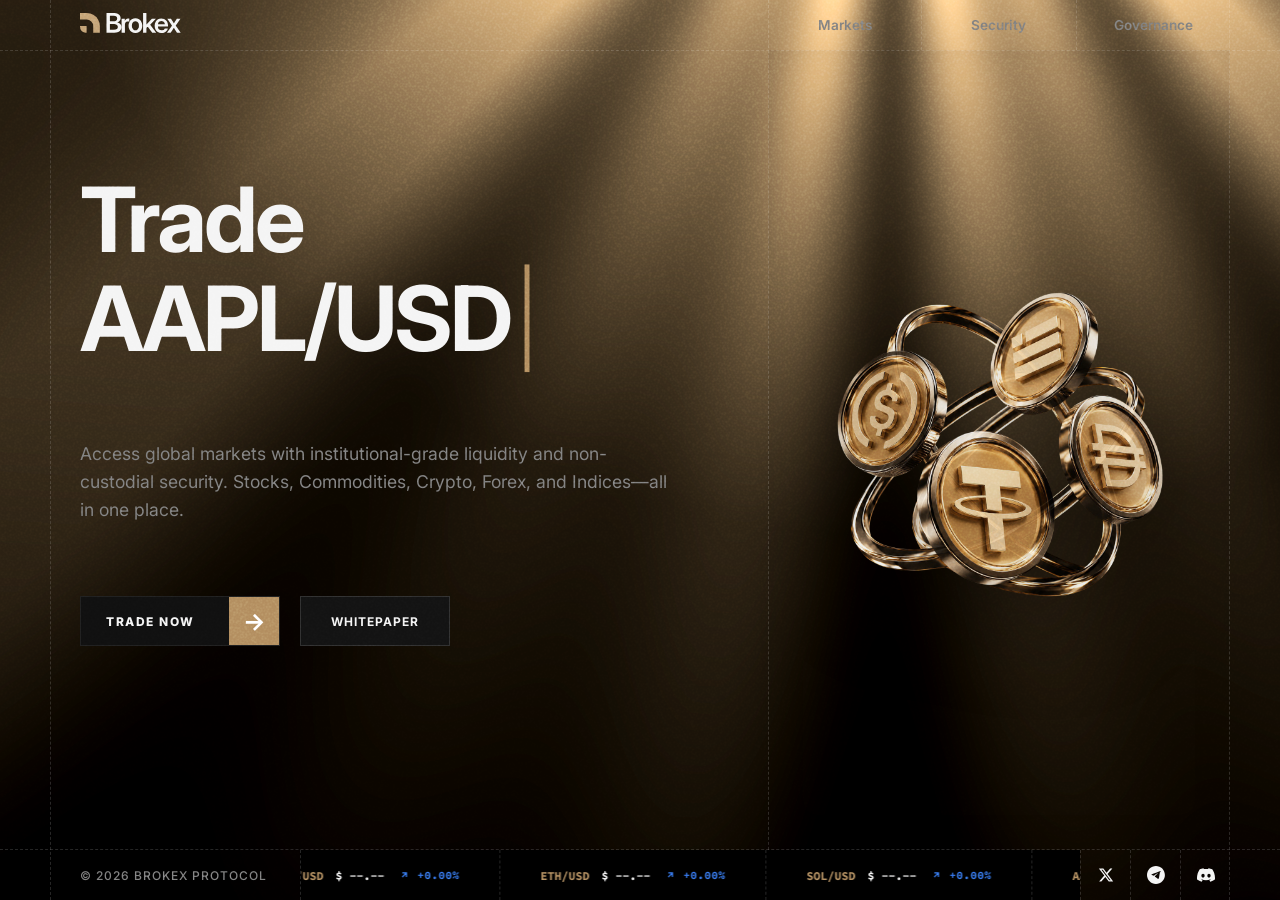
<file: index.html>
<!DOCTYPE html>
<html lang="en" data-theme="dark" data-always-dark="true">

<head>
    <meta charset="UTF-8">
    <meta name="viewport" content="width=device-width, initial-scale=1.0">
    <title>BROKEX | Decentralized Web3 CFD Broker (Shader BG)</title>
    <link rel="stylesheet" href="style.css">
    <link rel="preconnect" href="https://fonts.googleapis.com">
    <link rel="preconnect" href="https://fonts.gstatic.com" crossorigin>
    <link
        href="https://fonts.googleapis.com/css2?family=Inter:wght@400;600;700&family=Source+Code+Pro:wght@600;700&display=swap"
        rel="stylesheet">
    <link
        href="https://fonts.googleapis.com/css2?family=Inter:wght@400;600;700&family=Source+Code+Pro:wght@600;700&display=swap"
        rel="stylesheet">
        
    <!-- Isolated Styles for WebGL Shader Canvas Background -->
    <style>
        html {
            background-color: #060606; /* Solid deep charcoal base behind the canvas */
        }

        #bg-canvas {
            position: fixed;
            top: 0;
            left: 0;
            width: 100vw;
            height: 100vh;
            z-index: -1;
            pointer-events: none;
            display: block;
            filter: brightness(1.15) contrast(1.2); /* Boosts visibility and contrast of the golden rays */
        }

        /* Make primary containers transparent so the shader is visible */
        body, 
        .desktop-view, 
        .mobile-view, 
        .app-container, 
        .mobile-container {
            background: transparent !important;
            background-color: transparent !important;
        }
    </style>
</head>

<body>
    <!-- DESKTOP VIEW -->
    <div class="desktop-view">
        <div class="app-container">
            <!-- Grid Lines -->
            <div class="grid-line horizontal top"></div>
            <div class="grid-line horizontal bottom"></div>
            <div class="grid-line vertical left"></div>
            <div class="grid-line vertical right"></div>
            <div class="grid-line vertical divider"></div>
            <div class="logo-grid">
                <a href="index.html" class="logo-link">
                    <div class="logo">
                        <svg id="Layer_1" data-name="Layer 1" xmlns="http://www.w3.org/2000/svg"
                            viewBox="0 0 410.74 81.56">
                            <defs>
                                <style>
                                    .cls-1 {
                                        fill: #c8a97e;
                                        fill-rule: evenodd;
                                    }

                                    .logo-text {
                                        fill: #111111;
                                    }
                                </style>
                            </defs>
                            <path class="logo-text"
                                d="M108,80.27V0h31.07A36.19,36.19,0,0,1,153.48,2.6a20.53,20.53,0,0,1,9.08,7.29,19.17,19.17,0,0,1,3.12,11A18.38,18.38,0,0,1,164,29a15.93,15.93,0,0,1-4.81,5.86,22.43,22.43,0,0,1-7.41,3.59v.09a20.78,20.78,0,0,1,8.64,2.93,17.15,17.15,0,0,1,6.1,6.43,19.8,19.8,0,0,1,2.26,9.78,21.63,21.63,0,0,1-3.21,11.84,21.06,21.06,0,0,1-9.51,7.93q-6.31,2.84-15.63,2.83ZM122,68.7h16.89q7.29,0,11.29-3a10,10,0,0,0,4-8.55,11.44,11.44,0,0,0-1.76-6.41,11.24,11.24,0,0,0-5.1-4.16,19.72,19.72,0,0,0-8.07-1.47H122ZM122,34h16.36a16.41,16.41,0,0,0,7-1.36,10.29,10.29,0,0,0,4.51-3.88,11.06,11.06,0,0,0,1.56-6A10.25,10.25,0,0,0,148,14.61q-3.48-3-9.62-3H122ZM169.6,80.27V23.38h13.11v9.45h.18a14.4,14.4,0,0,1,4.91-7.44,14.29,14.29,0,0,1,8.88-2.56c.91,0,1.73,0,2.49.07s1.39.1,1.93.13V35.11c-.5-.07-1.36-.16-2.58-.26s-2.5-.16-3.84-.16a11.77,11.77,0,0,0-5.81,1.47,10.29,10.29,0,0,0-4.14,4.45,16.25,16.25,0,0,0-1.5,7.45V80.27ZM226,81.56a28.28,28.28,0,0,1-14.69-3.74,26,26,0,0,1-9.86-10.42,32.72,32.72,0,0,1-3.51-15.5,33,33,0,0,1,3.51-15.57,26,26,0,0,1,9.86-10.47,30.54,30.54,0,0,1,29.4,0,26,26,0,0,1,9.81,10.47A32.87,32.87,0,0,1,254,51.9a32.61,32.61,0,0,1-3.53,15.5,26,26,0,0,1-9.81,10.42A28.3,28.3,0,0,1,226,81.56Zm0-11.35A13,13,0,0,0,233.53,68a14.36,14.36,0,0,0,5-6.33,24.88,24.88,0,0,0,1.74-9.76,25,25,0,0,0-1.74-9.84,14.57,14.57,0,0,0-5-6.36A12.77,12.77,0,0,0,226,33.46a12.93,12.93,0,0,0-7.56,2.22,14.25,14.25,0,0,0-5,6.36,24.93,24.93,0,0,0-1.77,9.86,24.65,24.65,0,0,0,1.77,9.78,14.12,14.12,0,0,0,5,6.31A13.05,13.05,0,0,0,226,70.21Zm43.68-7.7V46.44H271L293.1,23.38h16.35l-26.4,28.06h-2.72L269.64,62.51ZM257.21,80.27V0h13.63V80.27Zm37.4,0L274.9,54.45,284,45l26.81,35.3Zm37.64,1.29a27.8,27.8,0,0,1-14.77-3.81,25.39,25.39,0,0,1-9.61-10.54,33.46,33.46,0,0,1-3.38-15.31A33.15,33.15,0,0,1,308,36.47a26.53,26.53,0,0,1,9.62-10.55,26,26,0,0,1,14.1-3.83,27.87,27.87,0,0,1,11.16,2.16,24.39,24.39,0,0,1,8.62,6.08A27.86,27.86,0,0,1,357,39.71a35.69,35.69,0,0,1,1.93,12v3.69H309.87V46h42.27l-6.08,2.52a18.56,18.56,0,0,0-1.73-8.32,12.86,12.86,0,0,0-4.91-5.42,15.83,15.83,0,0,0-15,0,12.81,12.81,0,0,0-4.89,5.42,18.56,18.56,0,0,0-1.73,8.32v5.92A20,20,0,0,0,319.53,63a13.14,13.14,0,0,0,5,5.78,14.9,14.9,0,0,0,8,2,16.65,16.65,0,0,0,6.05-1A11.87,11.87,0,0,0,343,67a11,11,0,0,0,2.51-4.29h12.73a20.51,20.51,0,0,1-4.71,9.82,25.35,25.35,0,0,1-9.14,6.66,30,30,0,0,1-12.15,2.39Zm22.28-1.29,23.24-32.64-.22,7L355.9,23.38h15.15l5.9,9.05c1.47,2.35,2.88,4.67,4.24,6.89s2.73,4.49,4.09,6.77h-4.89c1.41-2.28,2.81-4.52,4.17-6.77s2.81-4.54,4.32-6.89l6-9h14.95l-22,31.29L388,47.6l22.76,32.67H395.57l-6.8-10.13q-2.17-3.45-4.19-6.68l-4.05-6.52H385c-1.38,2.18-2.74,4.37-4.1,6.52s-2.77,4.38-4.28,6.68l-6.91,10.13Z" />
                            <path class="cls-1"
                                d="M27,27h0a27,27,0,0,1,27,26.55v27h27v-27h0a53.63,53.63,0,0,0-7.46-27A53.92,53.92,0,0,0,27,0H0V27Z" />
                            <path class="cls-1" d="M27,80.49v-27H0v.55A27,27,0,0,0,22.25,80.49Z" />
                        </svg>
                    </div>
                </a>
            </div>
            <div class="copyright-grid">© 2026 BROKEX PROTOCOL</div>
            <div class="ticker-grid">
                <div class="ticker-wrap">
                    <!-- Injected via JS -->
                </div>
            </div>
            <main class="layout">
                <section class="section-left">
                    <div class="content-block">
                        <div class="stage stage-hero">
                            <h1 class="typewriter-container">
                                Trade<br>
                                <span class="typewriter-text"></span><span class="cursor">|</span>
                            </h1>
                        </div>
                        <div class="stage stage-desc">
                            <p>Access global markets with institutional-grade liquidity and non-custodial security.
                                Stocks,
                                Commodities, Crypto, Forex, and Indices—all in one place.</p>
                        </div>
                        <div class="cta-group">
                            <a href="https://app.brokex.trade" class="btn-trade">
                                <div class="text-container"><span class="btn-text">TRADE NOW</span></div>
                                <div class="text-reveal">TRADE NOW</div>
                                <div class="icon-box"><span>&rarr;</span></div>
                            </a>
                            <a href="whitepaper.html" class="btn-secondary">Whitepaper</a>
                        </div>
                    </div>
                </section>
                <section class="section-right">
                    <nav class="nav top-nav">
                        <div class="nav-links">
                            <a href="markets.html">Markets</a>
                            <a href="#">Security</a>
                            <a href="#">Governance</a>
                        </div>
                        <button id="menu-toggle" class="menu-toggle"><span></span><span></span></button>
                    </nav>

                    <!-- Transparent gold box override to let background shader shine through -->
                    <div class="gold-box" style="background: transparent !important;">
                        <img src="3.png" alt="Crypto Assets" class="gold-box-asset asset-base">
                        <img src="COMBINED.png" alt="Crypto Assets" class="gold-box-asset asset-overlay">
                    </div>
                    <div class="social-grid">
                        <a href="https://X.com/brokexfi" target="_blank"><svg width="16" height="16" viewBox="0 0 24 24"
                                fill="currentColor">
                                <path
                                    d="M18.244 2.25h3.308l-7.227 8.26 8.502 11.24H16.17l-5.214-6.817L4.99 21.75H1.68l7.73-8.835L1.254 2.25H8.08l4.713 6.231zm-1.161 17.52h1.833L7.084 4.126H5.117z" />
                            </svg></a>
                        <a href="https://t.me/brokexfi" target="_blank"><svg width="18" height="18" viewBox="0 0 24 24"
                                fill="currentColor">
                                <path
                                    d="M11.944 0C5.346 0 0 5.346 0 11.944c0 6.598 5.346 11.944 11.944 11.944 6.598 0 11.944-5.346 11.944-11.944C23.888 5.346 18.542 0 11.944 0zm5.206 8.196c-.164 1.724-.872 5.885-1.233 7.82-.153.816-.454 1.09-.744 1.117-.633.058-1.111-.418-1.724-.82-.96-.63-1.502-1.022-2.433-1.636-1.077-.71-.38-1.1.235-1.74.16-.167 2.946-2.698 3.002-2.93.007-.03.013-.142-.054-.202-.066-.06-.163-.04-.233-.024-.098.022-1.66 1.057-4.688 3.1l-2.906-.91c-.632-.197-.643-.632.132-.932 1.503-.585 3.336-1.282 5.498-2.09 4.137-1.54 4.993-1.808 5.553-1.817.123-.002.396.028.572.17.149.12.19.28.203.395.013.116.015.263.008.334z" />
                            </svg></a>
                        <a href="https://discord.com" target="_blank"><svg width="18" height="18" viewBox="0 0 24 24"
                                fill="currentColor">
                                <path
                                    d="M20.317 4.37a19.791 19.791 0 0 0-4.885-1.515.074.074 0 0 0-.079.037c-.21.375-.444.864-.608 1.25a18.27 18.27 0 0 0-5.487 0 12.64 12.64 0 0 0-.617-1.25.077.077 0 0 0-.079-.037A19.736 19.736 0 0 0 3.677 4.37a.07.07 0 0 0-.032.027C.533 9.046-.32 13.58.099 18.057a.082.082 0 0 0 .031.057 19.9 19.9 0 0 0 5.993 3.03.078.078 0 0 0 .084-.028 14.09 14.09 0 0 0 1.226-1.994.076.076 0 0 0-.041-.106 13.107 13.107 0 0 1-1.872-.892.077.077 0 0 1-.008-.128 10.2 10.2 0 0 0 .372-.292.074.074 0 0 1 .077-.01c3.928 1.793 8.18 1.793 12.062 0a.074.074 0 0 1 .078.01c.12.098.246.198.373.292a.077.077 0 0 1-.006.127 12.299 12.299 0 0 1-1.873.892.077.077 0 0 0-.041.107c.36.698.772 1.362 1.225 1.993a.076.076 0 0 0 .084.028 19.839 19.839 0 0 0 6.002-3.03.077.077 0 0 0 .032-.054c.5-5.177-.838-9.674-3.549-13.66a.061.061 0 0 0-.031-.03zM8.02 15.33c-1.183 0-2.157-1.085-2.157-2.419 0-1.333.956-2.419 2.157-2.419 1.21 0 2.176 1.096 2.157 2.42 0 1.333-.956 2.418-2.157 2.418zm7.975 0c-1.183 0-2.157-1.085-2.157-2.419 0-1.333.955-2.419 2.157-2.419 1.21 0 2.176 1.096 2.157 2.42 0 1.333-.946 2.418-2.157 2.418z" />
                            </svg></a>
                    </div>
                </section>
            </main>
        </div>
    </div>

    <!-- MOBILE VIEW -->
    <div class="mobile-view">
        <div class="mobile-container">
            <header>
                <a href="index.html" class="logo">
                    <svg id="Layer_1" data-name="Layer 1" xmlns="http://www.w3.org/2000/svg" viewBox="0 0 410.74 81.56">
                        <defs>
                            <style>
                                .cls-1 {
                                    fill: #c8a97e;
                                    fill-rule: evenodd;
                                }

                                .logo-text {
                                    fill: #111111;
                                }
                            </style>
                        </defs>
                        <path class="logo-text"
                            d="M108,80.27V0h31.07A36.19,36.19,0,0,1,153.48,2.6a20.53,20.53,0,0,1,9.08,7.29,19.17,19.17,0,0,1,3.12,11A18.38,18.38,0,0,1,164,29a15.93,15.93,0,0,1-4.81,5.86,22.43,22.43,0,0,1-7.41,3.59v.09a20.78,20.78,0,0,1,8.64,2.93,17.15,17.15,0,0,1,6.1,6.43,19.8,19.8,0,0,1,2.26,9.78,21.63,21.63,0,0,1-3.21,11.84,21.06,21.06,0,0,1-9.51,7.93q-6.31,2.84-15.63,2.83ZM122,68.7h16.89q7.29,0,11.29-3a10,10,0,0,0,4-8.55,11.44,11.44,0,0,0-1.76-6.41,11.24,11.24,0,0,0-5.1-4.16,19.72,19.72,0,0,0-8.07-1.47H122ZM122,34h16.36a16.41,16.41,0,0,0,7-1.36,10.29,10.29,0,0,0,4.51-3.88,11.06,11.06,0,0,0,1.56-6A10.25,10.25,0,0,0,148,14.61q-3.48-3-9.62-3H122ZM169.6,80.27V23.38h13.11v9.45h.18a14.4,14.4,0,0,1,4.91-7.44,14.29,14.29,0,0,1,8.88-2.56c.91,0,1.73,0,2.49.07s1.39.1,1.93.13V35.11c-.5-.07-1.36-.16-2.58-.26s-2.5-.16-3.84-.16a11.77,11.77,0,0,0-5.81,1.47,10.29,10.29,0,0,0-4.14,4.45,16.25,16.25,0,0,0-1.5,7.45V80.27ZM226,81.56a28.28,28.28,0,0,1-14.69-3.74,26,26,0,0,1-9.86-10.42,32.72,32.72,0,0,1-3.51-15.5,33,33,0,0,1,3.51-15.57,26,26,0,0,1,9.86-10.47,30.54,30.54,0,0,1,29.4,0,26,26,0,0,1,9.81,10.47A32.87,32.87,0,0,1,254,51.9a32.61,32.61,0,0,1-3.53,15.5,26,26,0,0,1-9.81,10.42A28.3,28.3,0,0,1,226,81.56Zm0-11.35A13,13,0,0,0,233.53,68a14.36,14.36,0,0,0,5-6.33,24.88,24.88,0,0,0,1.74-9.76,25,25,0,0,0-1.74-9.84,14.57,14.57,0,0,0-5-6.36A12.77,12.77,0,0,0,226,33.46a12.93,12.93,0,0,0-7.56,2.22,14.25,14.25,0,0,0-5,6.36,24.93,24.93,0,0,0-1.77,9.86,24.65,24.65,0,0,0,1.77,9.78,14.12,14.12,0,0,0,5,6.31A13.05,13.05,0,0,0,226,70.21Zm43.68-7.7V46.44H271L293.1,23.38h16.35l-26.4,28.06h-2.72L269.64,62.51ZM257.21,80.27V0h13.63V80.27Zm37.4,0L274.9,54.45,284,45l26.81,35.3Zm37.64,1.29a27.8,27.8,0,0,1-14.77-3.81,25.39,25.39,0,0,1-9.61-10.54,33.46,33.46,0,0,1-3.38-15.31A33.15,33.15,0,0,1,308,36.47a26.53,26.53,0,0,1,9.62-10.55,26,26,0,0,1,14.1-3.83,27.87,27.87,0,0,1,11.16,2.16,24.39,24.39,0,0,1,8.62,6.08A27.86,27.86,0,0,1,357,39.71a35.69,35.69,0,0,1,1.93,12v3.69H309.87V46h42.27l-6.08,2.52a18.56,18.56,0,0,0-1.73-8.32,12.86,12.86,0,0,0-4.91-5.42,15.83,15.83,0,0,0-15,0,12.81,12.81,0,0,0-4.89,5.42,18.56,18.56,0,0,0-1.73,8.32v5.92A20,20,0,0,0,319.53,63a13.14,13.14,0,0,0,5,5.78,14.9,14.9,0,0,0,8,2,16.65,16.65,0,0,0,6.05-1A11.87,11.87,0,0,0,343,67a11,11,0,0,0,2.51-4.29h12.73a20.51,20.51,0,0,1-4.71,9.82,25.35,25.35,0,0,1-9.14,6.66,30,30,0,0,1-12.15,2.39Zm22.28-1.29,23.24-32.64-.22,7L355.9,23.38h15.15l5.9,9.05c1.47,2.35,2.88,4.67,4.24,6.89s2.73,4.49,4.09,6.77h-4.89c1.41-2.28,2.81-4.52,4.17-6.77s2.81-4.54,4.32-6.89l6-9h14.95l-22,31.29L388,47.6l22.76,32.67H395.57l-6.8-10.13q-2.17-3.45-4.19-6.68l-4.05-6.52H385c-1.38,2.18-2.74,4.37-4.1,6.52s-2.77,4.38-4.28,6.68l-6.91,10.13Z" />
                        <path class="cls-1"
                            d="M27,27h0a27,27,0,0,1,27,26.55v27h27v-27h0a53.63,53.63,0,0,0-7.46-27A53.92,53.92,0,0,0,27,0H0V27Z" />
                        <path class="cls-1" d="M27,80.49v-27H0v.55A27,27,0,0,0,22.25,80.49Z" />
                    </svg>
                </a>
                <a href="https://app.brokex.trade" class="btn btn-trade btn-header-trade">Trade Now</a>
            </header>
            <main>
                <section class="hero-section">
                    <h1>Trade<br><span class="typewriter-text"></span><span class="cursor">|</span></h1>
                    
                    <!-- Mobile Gold Box Showcase -->
                    <div class="gold-box-mobile">
                        <img src="3.png" alt="Crypto Assets" class="gold-box-asset asset-base">
                        <img src="COMBINED.png" alt="Crypto Assets" class="gold-box-asset asset-overlay">
                    </div>

                </section>
            </main>
            <footer>
                <div class="social-links">
                    <a href="https://X.com/brokexfi">Twitter</a>
                    <a href="https://t.me/brokexfi">Telegram</a>
                </div>
                <div class="copyright">© 2026 BROKEX PROTOCOL</div>
            </footer>
        </div>

        <!-- MOBILE FIXED BOTTOM BAR -->
        <div class="mobile-bottom-bar">
            <div class="mobile-ticker-container">
                <div class="ticker-wrap"></div>
            </div>
            <button class="mobile-menu-trigger" id="mobile-menu-trigger">
                <div class="burger-icon">
                    <span></span>
                    <span></span>
                    <span></span>
                </div>
            </button>
        </div>
    </div>


    <!-- SVG Filter for Sandpaper Texture -->
    <svg style="display:none;">
        <filter id="sandpaper">
            <feTurbulence type="fractalNoise" baseFrequency="0.9" numOctaves="3" stitchTiles="stitch" />
            <feColorMatrix type="saturate" values="0" />
            <feComponentTransfer>
                <feFuncA type="linear" slope="0.05" />
            </feComponentTransfer>
        </filter>
    </svg>
    <!-- MOBILE MENU OVERLAY (GLOBAL) -->
    <div id="mobile-menu" class="mobile-menu">
        <div class="mobile-menu-content">
            <a href="markets.html" class="mobile-link">Markets</a>
            <a href="#" class="mobile-link">Security</a>
            <a href="#" class="mobile-link">Governance</a>
            <a href="whitepaper.html" class="mobile-link">Whitepaper</a>
            <div class="mobile-menu-footer">
                <div class="social-links-mobile">
                    <a href="https://X.com/brokexfi" target="_blank">Twitter</a>
                    <a href="https://t.me/brokexfi" target="_blank">Telegram</a>
                </div>
            </div>
        </div>
    </div>

    <!-- WebGL Background Renderer & Main interaction logic -->
    <script src="background-renderer.js"></script>
    <script src="script.js"></script>

</body>

</html>
</file>
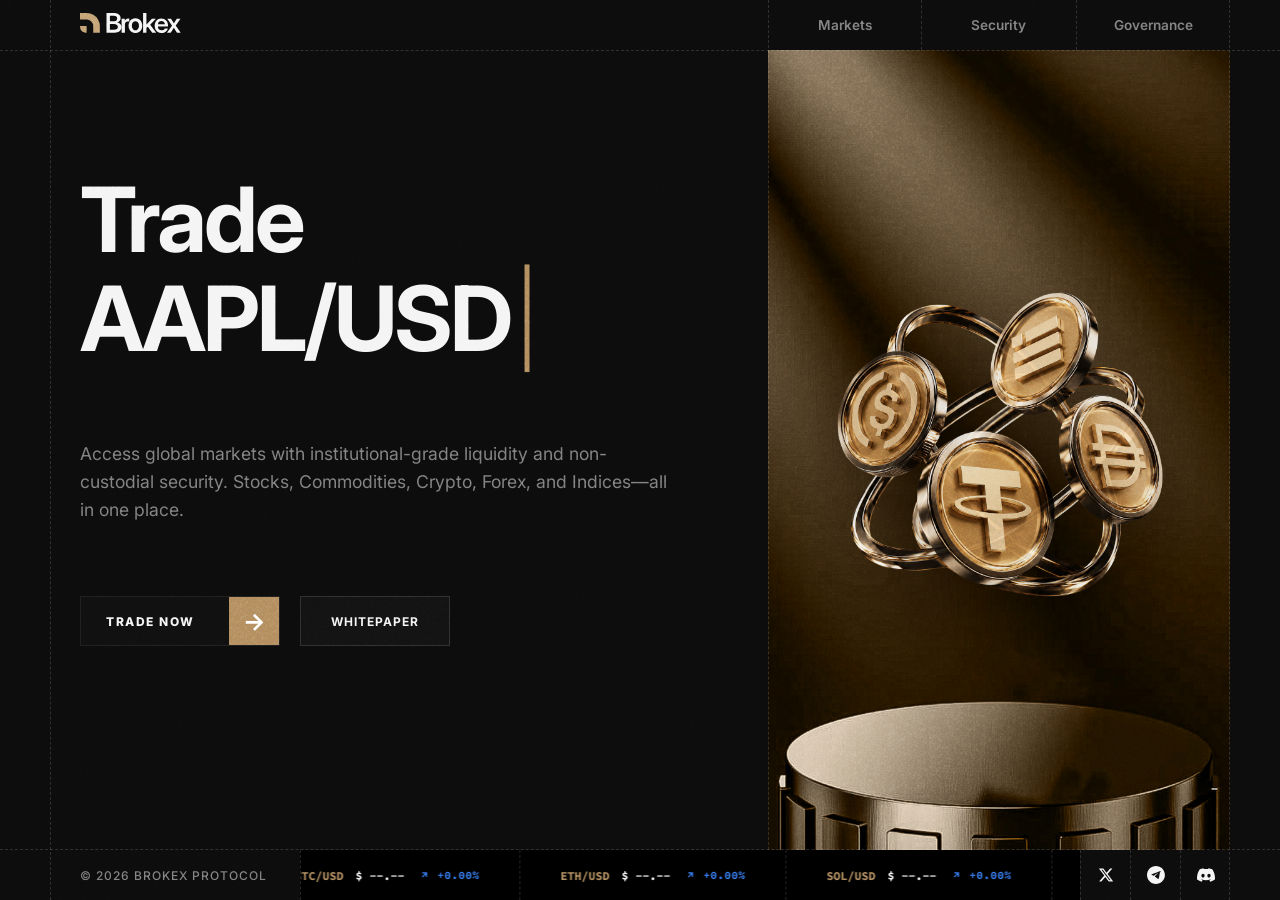
<file: index1.html>
<!DOCTYPE html>
<html lang="en" data-theme="light">

<head>
    <meta charset="UTF-8">
    <meta name="viewport" content="width=device-width, initial-scale=1.0">
    <title>BROKEX | Decentralized Web3 CFD Broker</title>
    <link rel="stylesheet" href="style.css">
    <link rel="preconnect" href="https://fonts.googleapis.com">
    <link rel="preconnect" href="https://fonts.gstatic.com" crossorigin>
    <link
        href="https://fonts.googleapis.com/css2?family=Inter:wght@400;600;700&family=Source+Code+Pro:wght@600;700&display=swap"
        rel="stylesheet">
    <link
        href="https://fonts.googleapis.com/css2?family=Inter:wght@400;600;700&family=Source+Code+Pro:wght@600;700&display=swap"
        rel="stylesheet">
</head>

<body>
    <!-- DESKTOP VIEW -->
    <div class="desktop-view">
        <div class="app-container">
            <!-- Grid Lines -->
            <div class="grid-line horizontal top"></div>
            <div class="grid-line horizontal bottom"></div>
            <div class="grid-line vertical left"></div>
            <div class="grid-line vertical right"></div>
            <div class="grid-line vertical divider"></div>
            <div class="logo-grid">
                <a href="index.html" class="logo-link">
                    <div class="logo">
                        <svg id="Layer_1" data-name="Layer 1" xmlns="http://www.w3.org/2000/svg"
                            viewBox="0 0 410.74 81.56">
                            <defs>
                                <style>
                                    .cls-1 {
                                        fill: #c8a97e;
                                        fill-rule: evenodd;
                                    }

                                    .logo-text {
                                        fill: #111111;
                                    }
                                </style>
                            </defs>
                            <path class="logo-text"
                                d="M108,80.27V0h31.07A36.19,36.19,0,0,1,153.48,2.6a20.53,20.53,0,0,1,9.08,7.29,19.17,19.17,0,0,1,3.12,11A18.38,18.38,0,0,1,164,29a15.93,15.93,0,0,1-4.81,5.86,22.43,22.43,0,0,1-7.41,3.59v.09a20.78,20.78,0,0,1,8.64,2.93,17.15,17.15,0,0,1,6.1,6.43,19.8,19.8,0,0,1,2.26,9.78,21.63,21.63,0,0,1-3.21,11.84,21.06,21.06,0,0,1-9.51,7.93q-6.31,2.84-15.63,2.83ZM122,68.7h16.89q7.29,0,11.29-3a10,10,0,0,0,4-8.55,11.44,11.44,0,0,0-1.76-6.41,11.24,11.24,0,0,0-5.1-4.16,19.72,19.72,0,0,0-8.07-1.47H122ZM122,34h16.36a16.41,16.41,0,0,0,7-1.36,10.29,10.29,0,0,0,4.51-3.88,11.06,11.06,0,0,0,1.56-6A10.25,10.25,0,0,0,148,14.61q-3.48-3-9.62-3H122ZM169.6,80.27V23.38h13.11v9.45h.18a14.4,14.4,0,0,1,4.91-7.44,14.29,14.29,0,0,1,8.88-2.56c.91,0,1.73,0,2.49.07s1.39.1,1.93.13V35.11c-.5-.07-1.36-.16-2.58-.26s-2.5-.16-3.84-.16a11.77,11.77,0,0,0-5.81,1.47,10.29,10.29,0,0,0-4.14,4.45,16.25,16.25,0,0,0-1.5,7.45V80.27ZM226,81.56a28.28,28.28,0,0,1-14.69-3.74,26,26,0,0,1-9.86-10.42,32.72,32.72,0,0,1-3.51-15.5,33,33,0,0,1,3.51-15.57,26,26,0,0,1,9.86-10.47,30.54,30.54,0,0,1,29.4,0,26,26,0,0,1,9.81,10.47A32.87,32.87,0,0,1,254,51.9a32.61,32.61,0,0,1-3.53,15.5,26,26,0,0,1-9.81,10.42A28.3,28.3,0,0,1,226,81.56Zm0-11.35A13,13,0,0,0,233.53,68a14.36,14.36,0,0,0,5-6.33,24.88,24.88,0,0,0,1.74-9.76,25,25,0,0,0-1.74-9.84,14.57,14.57,0,0,0-5-6.36A12.77,12.77,0,0,0,226,33.46a12.93,12.93,0,0,0-7.56,2.22,14.25,14.25,0,0,0-5,6.36,24.93,24.93,0,0,0-1.77,9.86,24.65,24.65,0,0,0,1.77,9.78,14.12,14.12,0,0,0,5,6.31A13.05,13.05,0,0,0,226,70.21Zm43.68-7.7V46.44H271L293.1,23.38h16.35l-26.4,28.06h-2.72L269.64,62.51ZM257.21,80.27V0h13.63V80.27Zm37.4,0L274.9,54.45,284,45l26.81,35.3Zm37.64,1.29a27.8,27.8,0,0,1-14.77-3.81,25.39,25.39,0,0,1-9.61-10.54,33.46,33.46,0,0,1-3.38-15.31A33.15,33.15,0,0,1,308,36.47a26.53,26.53,0,0,1,9.62-10.55,26,26,0,0,1,14.1-3.83,27.87,27.87,0,0,1,11.16,2.16,24.39,24.39,0,0,1,8.62,6.08A27.86,27.86,0,0,1,357,39.71a35.69,35.69,0,0,1,1.93,12v3.69H309.87V46h42.27l-6.08,2.52a18.56,18.56,0,0,0-1.73-8.32,12.86,12.86,0,0,0-4.91-5.42,15.83,15.83,0,0,0-15,0,12.81,12.81,0,0,0-4.89,5.42,18.56,18.56,0,0,0-1.73,8.32v5.92A20,20,0,0,0,319.53,63a13.14,13.14,0,0,0,5,5.78,14.9,14.9,0,0,0,8,2,16.65,16.65,0,0,0,6.05-1A11.87,11.87,0,0,0,343,67a11,11,0,0,0,2.51-4.29h12.73a20.51,20.51,0,0,1-4.71,9.82,25.35,25.35,0,0,1-9.14,6.66,30,30,0,0,1-12.15,2.39Zm22.28-1.29,23.24-32.64-.22,7L355.9,23.38h15.15l5.9,9.05c1.47,2.35,2.88,4.67,4.24,6.89s2.73,4.49,4.09,6.77h-4.89c1.41-2.28,2.81-4.52,4.17-6.77s2.81-4.54,4.32-6.89l6-9h14.95l-22,31.29L388,47.6l22.76,32.67H395.57l-6.8-10.13q-2.17-3.45-4.19-6.68l-4.05-6.52H385c-1.38,2.18-2.74,4.37-4.1,6.52s-2.77,4.38-4.28,6.68l-6.91,10.13Z" />
                            <path class="cls-1"
                                d="M27,27h0a27,27,0,0,1,27,26.55v27h27v-27h0a53.63,53.63,0,0,0-7.46-27A53.92,53.92,0,0,0,27,0H0V27Z" />
                            <path class="cls-1" d="M27,80.49v-27H0v.55A27,27,0,0,0,22.25,80.49Z" />
                        </svg>
                    </div>
                </a>
            </div>
            <div class="copyright-grid">© 2026 BROKEX PROTOCOL</div>
            <div class="ticker-grid">
                <div class="ticker-wrap">
                    <!-- Injected via JS -->
                </div>
            </div>
            <main class="layout">
                <section class="section-left">
                    <div class="content-block">
                        <div class="stage stage-hero">
                            <h1 class="typewriter-container">
                                Trade<br>
                                <span class="typewriter-text"></span><span class="cursor">|</span>
                            </h1>
                        </div>
                        <div class="stage stage-desc">
                            <p>Access global markets with institutional-grade liquidity and non-custodial security.
                                Stocks,
                                Commodities, Crypto, Forex, and Indices—all in one place.</p>
                        </div>
                        <div class="cta-group">
                            <a href="https://app.brokex.trade" class="btn-trade">
                                <div class="text-container"><span class="btn-text">TRADE NOW</span></div>
                                <div class="text-reveal">TRADE NOW</div>
                                <div class="icon-box"><span>&rarr;</span></div>
                            </a>
                            <a href="whitepaper.html" class="btn-secondary">Whitepaper</a>
                        </div>
                    </div>
                </section>
                <section class="section-right">
                    <nav class="nav top-nav">
                        <div class="nav-links">
                            <a href="markets.html">Markets</a>
                            <a href="#">Security</a>
                            <a href="#">Governance</a>
                        </div>
                        <button class="theme-icon-btn theme-toggle-btn">
                            <svg class="sun-icon" viewBox="0 0 24 24" fill="none" stroke="currentColor" stroke-width="2"
                                stroke-linecap="round" stroke-linejoin="round">
                                <circle cx="12" cy="12" r="5"></circle>
                                <line x1="12" y1="1" x2="12" y2="3"></line>
                                <line x1="12" y1="21" x2="12" y2="23"></line>
                                <line x1="4.22" y1="4.22" x2="5.64" y2="5.64"></line>
                                <line x1="18.36" y1="18.36" x2="19.78" y2="19.78"></line>
                                <line x1="1" y1="12" x2="3" y2="12"></line>
                                <line x1="21" y1="12" x2="23" y2="12"></line>
                                <line x1="4.22" y1="19.78" x2="5.64" y2="18.36"></line>
                                <line x1="18.36" y1="5.64" x2="19.78" y2="4.22"></line>
                            </svg>
                            <svg class="moon-icon" viewBox="0 0 24 24" fill="none" stroke="currentColor"
                                stroke-width="2" stroke-linecap="round" stroke-linejoin="round">
                                <path d="M21 12.79A9 9 0 1 1 11.21 3 7 7 0 0 0 21 12.79z"></path>
                            </svg>
                        </button>
                        <button id="menu-toggle" class="menu-toggle"><span></span><span></span></button>
                    </nav>

                    <div class="gold-box">
                        <img src="3.png" alt="Crypto Assets" class="gold-box-asset asset-base">
                        <img src="COMBINED.png" alt="Crypto Assets" class="gold-box-asset asset-overlay">
                    </div>
                    <div class="social-grid">
                        <a href="https://X.com/brokexfi" target="_blank"><svg width="16" height="16" viewBox="0 0 24 24"
                                fill="currentColor">
                                <path
                                    d="M18.244 2.25h3.308l-7.227 8.26 8.502 11.24H16.17l-5.214-6.817L4.99 21.75H1.68l7.73-8.835L1.254 2.25H8.08l4.713 6.231zm-1.161 17.52h1.833L7.084 4.126H5.117z" />
                            </svg></a>
                        <a href="https://t.me/brokexfi" target="_blank"><svg width="18" height="18" viewBox="0 0 24 24"
                                fill="currentColor">
                                <path
                                    d="M11.944 0C5.346 0 0 5.346 0 11.944c0 6.598 5.346 11.944 11.944 11.944 6.598 0 11.944-5.346 11.944-11.944C23.888 5.346 18.542 0 11.944 0zm5.206 8.196c-.164 1.724-.872 5.885-1.233 7.82-.153.816-.454 1.09-.744 1.117-.633.058-1.111-.418-1.724-.82-.96-.63-1.502-1.022-2.433-1.636-1.077-.71-.38-1.1.235-1.74.16-.167 2.946-2.698 3.002-2.93.007-.03.013-.142-.054-.202-.066-.06-.163-.04-.233-.024-.098.022-1.66 1.057-4.688 3.1l-2.906-.91c-.632-.197-.643-.632.132-.932 1.503-.585 3.336-1.282 5.498-2.09 4.137-1.54 4.993-1.808 5.553-1.817.123-.002.396.028.572.17.149.12.19.28.203.395.013.116.015.263.008.334z" />
                            </svg></a>
                        <a href="https://discord.com" target="_blank"><svg width="18" height="18" viewBox="0 0 24 24"
                                fill="currentColor">
                                <path
                                    d="M20.317 4.37a19.791 19.791 0 0 0-4.885-1.515.074.074 0 0 0-.079.037c-.21.375-.444.864-.608 1.25a18.27 18.27 0 0 0-5.487 0 12.64 12.64 0 0 0-.617-1.25.077.077 0 0 0-.079-.037A19.736 19.736 0 0 0 3.677 4.37a.07.07 0 0 0-.032.027C.533 9.046-.32 13.58.099 18.057a.082.082 0 0 0 .031.057 19.9 19.9 0 0 0 5.993 3.03.078.078 0 0 0 .084-.028 14.09 14.09 0 0 0 1.226-1.994.076.076 0 0 0-.041-.106 13.107 13.107 0 0 1-1.872-.892.077.077 0 0 1-.008-.128 10.2 10.2 0 0 0 .372-.292.074.074 0 0 1 .077-.01c3.928 1.793 8.18 1.793 12.062 0a.074.074 0 0 1 .078.01c.12.098.246.198.373.292a.077.077 0 0 1-.006.127 12.299 12.299 0 0 1-1.873.892.077.077 0 0 0-.041.107c.36.698.772 1.362 1.225 1.993a.076.076 0 0 0 .084.028 19.839 19.839 0 0 0 6.002-3.03.077.077 0 0 0 .032-.054c.5-5.177-.838-9.674-3.549-13.66a.061.061 0 0 0-.031-.03zM8.02 15.33c-1.183 0-2.157-1.085-2.157-2.419 0-1.333.956-2.419 2.157-2.419 1.21 0 2.176 1.096 2.157 2.42 0 1.333-.956 2.418-2.157 2.418zm7.975 0c-1.183 0-2.157-1.085-2.157-2.419 0-1.333.955-2.419 2.157-2.419 1.21 0 2.176 1.096 2.157 2.42 0 1.333-.946 2.418-2.157 2.418z" />
                            </svg></a>
                    </div>
                </section>
            </main>
        </div>
    </div>

    <!-- MOBILE VIEW -->
    <div class="mobile-view">
        <div class="mobile-container">
            <header>
                <a href="index.html" class="logo">
                    <svg id="Layer_1" data-name="Layer 1" xmlns="http://www.w3.org/2000/svg" viewBox="0 0 410.74 81.56">
                        <defs>
                            <style>
                                .cls-1 {
                                    fill: #c8a97e;
                                    fill-rule: evenodd;
                                }

                                .logo-text {
                                    fill: #111111;
                                }
                            </style>
                        </defs>
                        <path class="logo-text"
                            d="M108,80.27V0h31.07A36.19,36.19,0,0,1,153.48,2.6a20.53,20.53,0,0,1,9.08,7.29,19.17,19.17,0,0,1,3.12,11A18.38,18.38,0,0,1,164,29a15.93,15.93,0,0,1-4.81,5.86,22.43,22.43,0,0,1-7.41,3.59v.09a20.78,20.78,0,0,1,8.64,2.93,17.15,17.15,0,0,1,6.1,6.43,19.8,19.8,0,0,1,2.26,9.78,21.63,21.63,0,0,1-3.21,11.84,21.06,21.06,0,0,1-9.51,7.93q-6.31,2.84-15.63,2.83ZM122,68.7h16.89q7.29,0,11.29-3a10,10,0,0,0,4-8.55,11.44,11.44,0,0,0-1.76-6.41,11.24,11.24,0,0,0-5.1-4.16,19.72,19.72,0,0,0-8.07-1.47H122ZM122,34h16.36a16.41,16.41,0,0,0,7-1.36,10.29,10.29,0,0,0,4.51-3.88,11.06,11.06,0,0,0,1.56-6A10.25,10.25,0,0,0,148,14.61q-3.48-3-9.62-3H122ZM169.6,80.27V23.38h13.11v9.45h.18a14.4,14.4,0,0,1,4.91-7.44,14.29,14.29,0,0,1,8.88-2.56c.91,0,1.73,0,2.49.07s1.39.1,1.93.13V35.11c-.5-.07-1.36-.16-2.58-.26s-2.5-.16-3.84-.16a11.77,11.77,0,0,0-5.81,1.47,10.29,10.29,0,0,0-4.14,4.45,16.25,16.25,0,0,0-1.5,7.45V80.27ZM226,81.56a28.28,28.28,0,0,1-14.69-3.74,26,26,0,0,1-9.86-10.42,32.72,32.72,0,0,1-3.51-15.5,33,33,0,0,1,3.51-15.57,26,26,0,0,1,9.86-10.47,30.54,30.54,0,0,1,29.4,0,26,26,0,0,1,9.81,10.47A32.87,32.87,0,0,1,254,51.9a32.61,32.61,0,0,1-3.53,15.5,26,26,0,0,1-9.81,10.42A28.3,28.3,0,0,1,226,81.56Zm0-11.35A13,13,0,0,0,233.53,68a14.36,14.36,0,0,0,5-6.33,24.88,24.88,0,0,0,1.74-9.76,25,25,0,0,0-1.74-9.84,14.57,14.57,0,0,0-5-6.36A12.77,12.77,0,0,0,226,33.46a12.93,12.93,0,0,0-7.56,2.22,14.25,14.25,0,0,0-5,6.36,24.93,24.93,0,0,0-1.77,9.86,24.65,24.65,0,0,0,1.77,9.78,14.12,14.12,0,0,0,5,6.31A13.05,13.05,0,0,0,226,70.21Zm43.68-7.7V46.44H271L293.1,23.38h16.35l-26.4,28.06h-2.72L269.64,62.51ZM257.21,80.27V0h13.63V80.27Zm37.4,0L274.9,54.45,284,45l26.81,35.3Zm37.64,1.29a27.8,27.8,0,0,1-14.77-3.81,25.39,25.39,0,0,1-9.61-10.54,33.46,33.46,0,0,1-3.38-15.31A33.15,33.15,0,0,1,308,36.47a26.53,26.53,0,0,1,9.62-10.55,26,26,0,0,1,14.1-3.83,27.87,27.87,0,0,1,11.16,2.16,24.39,24.39,0,0,1,8.62,6.08A27.86,27.86,0,0,1,357,39.71a35.69,35.69,0,0,1,1.93,12v3.69H309.87V46h42.27l-6.08,2.52a18.56,18.56,0,0,0-1.73-8.32,12.86,12.86,0,0,0-4.91-5.42,15.83,15.83,0,0,0-15,0,12.81,12.81,0,0,0-4.89,5.42,18.56,18.56,0,0,0-1.73,8.32v5.92A20,20,0,0,0,319.53,63a13.14,13.14,0,0,0,5,5.78,14.9,14.9,0,0,0,8,2,16.65,16.65,0,0,0,6.05-1A11.87,11.87,0,0,0,343,67a11,11,0,0,0,2.51-4.29h12.73a20.51,20.51,0,0,1-4.71,9.82,25.35,25.35,0,0,1-9.14,6.66,30,30,0,0,1-12.15,2.39Zm22.28-1.29,23.24-32.64-.22,7L355.9,23.38h15.15l5.9,9.05c1.47,2.35,2.88,4.67,4.24,6.89s2.73,4.49,4.09,6.77h-4.89c1.41-2.28,2.81-4.52,4.17-6.77s2.81-4.54,4.32-6.89l6-9h14.95l-22,31.29L388,47.6l22.76,32.67H395.57l-6.8-10.13q-2.17-3.45-4.19-6.68l-4.05-6.52H385c-1.38,2.18-2.74,4.37-4.1,6.52s-2.77,4.38-4.28,6.68l-6.91,10.13Z" />
                        <path class="cls-1"
                            d="M27,27h0a27,27,0,0,1,27,26.55v27h27v-27h0a53.63,53.63,0,0,0-7.46-27A53.92,53.92,0,0,0,27,0H0V27Z" />
                        <path class="cls-1" d="M27,80.49v-27H0v.55A27,27,0,0,0,22.25,80.49Z" />
                    </svg>
                </a>
                <a href="https://app.brokex.trade" class="btn btn-trade btn-header-trade">Trade Now</a>
                <button class="theme-toggle theme-toggle-btn">
                    <svg class="sun-icon" viewBox="0 0 24 24" fill="none" stroke="currentColor" stroke-width="2"
                        stroke-linecap="round" stroke-linejoin="round">
                        <circle cx="12" cy="12" r="5"></circle>
                        <line x1="12" y1="1" x2="12" y2="3"></line>
                        <line x1="12" y1="21" x2="12" y2="23"></line>
                        <line x1="4.22" y1="4.22" x2="5.64" y2="5.64"></line>
                        <line x1="18.36" y1="18.36" x2="19.78" y2="19.78"></line>
                        <line x1="1" y1="12" x2="3" y2="12"></line>
                        <line x1="21" y1="12" x2="23" y2="12"></line>
                        <line x1="4.22" y1="19.78" x2="5.64" y2="18.36"></line>
                        <line x1="18.36" y1="5.64" x2="19.78" y2="4.22"></line>
                    </svg>
                    <svg class="moon-icon" viewBox="0 0 24 24" fill="none" stroke="currentColor" stroke-width="2"
                        stroke-linecap="round" stroke-linejoin="round">
                        <path d="M21 12.79A9 9 0 1 1 11.21 3 7 7 0 0 0 21 12.79z"></path>
                    </svg>
                </button>
            </header>
            <main>
                <section class="hero-section">
                    <h1>Trade<br><span class="typewriter-text"></span><span class="cursor">|</span></h1>
                    
                    <!-- Mobile Gold Box Showcase -->
                    <div class="gold-box-mobile">
                        <img src="3.png" alt="Crypto Assets" class="gold-box-asset asset-base">
                        <img src="COMBINED.png" alt="Crypto Assets" class="gold-box-asset asset-overlay">
                    </div>

                </section>
            </main>
            <footer>
                <div class="social-links">
                    <a href="https://X.com/brokexfi">Twitter</a>
                    <a href="https://t.me/brokexfi">Telegram</a>
                </div>
                <div class="copyright">© 2026 BROKEX PROTOCOL</div>
            </footer>
        </div>

        <!-- MOBILE FIXED BOTTOM BAR -->
        <div class="mobile-bottom-bar">
            <div class="mobile-ticker-container">
                <div class="ticker-wrap"></div>
            </div>
            <button class="mobile-menu-trigger" id="mobile-menu-trigger">
                <div class="burger-icon">
                    <span></span>
                    <span></span>
                    <span></span>
                </div>
            </button>
        </div>
    </div>


    <!-- SVG Filter for Sandpaper Texture -->
    <svg style="display:none;">
        <filter id="sandpaper">
            <feTurbulence type="fractalNoise" baseFrequency="0.9" numOctaves="3" stitchTiles="stitch" />
            <feColorMatrix type="saturate" values="0" />
            <feComponentTransfer>
                <feFuncA type="linear" slope="0.05" />
            </feComponentTransfer>
        </filter>
    </svg>
    <!-- MOBILE MENU OVERLAY (GLOBAL) -->
    <div id="mobile-menu" class="mobile-menu">
        <div class="mobile-menu-content">
            <a href="markets.html" class="mobile-link">Markets</a>
            <a href="#" class="mobile-link">Security</a>
            <a href="#" class="mobile-link">Governance</a>
            <a href="whitepaper.html" class="mobile-link">Whitepaper</a>
            <div class="mobile-menu-footer">
                <div class="social-links-mobile">
                    <a href="https://X.com/brokexfi" target="_blank">Twitter</a>
                    <a href="https://t.me/brokexfi" target="_blank">Telegram</a>
                </div>
            </div>
        </div>
    </div>

    <script src="script.js"></script>

</body>

</html>
</file>
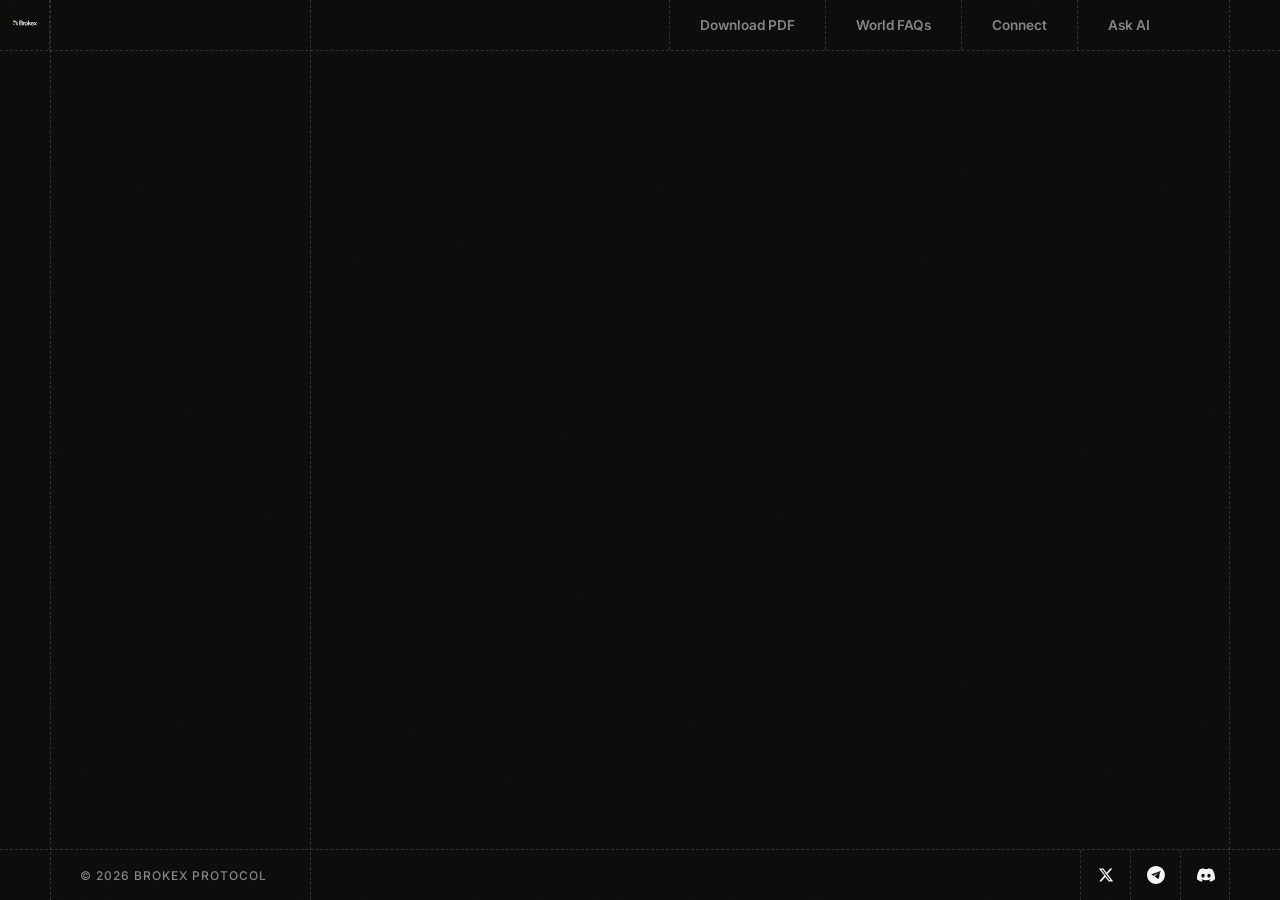
<file: whitepaper.html>
<!DOCTYPE html>
<html lang="en" data-theme="dark">

<head>
    <meta charset="UTF-8">
    <meta name="viewport" content="width=device-width, initial-scale=1.0">
    <title>BROKEX | Whitepaper</title>
    <link rel="stylesheet" href="style.css">
    <link rel="preconnect" href="https://fonts.googleapis.com">
    <link rel="preconnect" href="https://fonts.gstatic.com" crossorigin>
    <link
        href="https://fonts.googleapis.com/css2?family=Inter:wght@400;600;700&family=Source+Code+Pro:wght@600;700&display=swap"
        rel="stylesheet">
</head>

<body class="whitepaper-layout">
    <div class="app-container">
        <!-- Grid Lines -->
        <div class="grid-line horizontal top"></div>
        <div class="grid-line horizontal bottom"></div>
        <div class="grid-line vertical left"></div>
        <div class="grid-line vertical right"></div>
        <div class="grid-line vertical divider"></div>
        <div class="copyright-grid">© 2026 BROKEX PROTOCOL</div>

        <!-- Top Header Grid -->
        <header class="top-nav-container">
            <div class="logo-box">
                <a href="index.html" class="logo-link">
                    <div class="logo">
                        <svg id="Layer_1" data-name="Layer 1" xmlns="http://www.w3.org/2000/svg"
                            viewBox="0 0 410.74 81.56">
                            <defs>
                                <style>
                                    .cls-1 {
                                        fill: #c8a97e;
                                        fill-rule: evenodd;
                                    }

                                    .logo-text {
                                        fill: #111111;
                                    }
                                </style>
                            </defs>
                            <path class="logo-text"
                                d="M108,80.27V0h31.07A36.19,36.19,0,0,1,153.48,2.6a20.53,20.53,0,0,1,9.08,7.29,19.17,19.17,0,0,1,3.12,11A18.38,18.38,0,0,1,164,29a15.93,15.93,0,0,1-4.81,5.86,22.43,22.43,0,0,1-7.41,3.59v.09a20.78,20.78,0,0,1,8.64,2.93,17.15,17.15,0,0,1,6.1,6.43,19.8,19.8,0,0,1,2.26,9.78,21.63,21.63,0,0,1-3.21,11.84,21.06,21.06,0,0,1-9.51,7.93q-6.31,2.84-15.63,2.83ZM122,68.7h16.89q7.29,0,11.29-3a10,10,0,0,0,4-8.55,11.44,11.44,0,0,0-1.76-6.41,11.24,11.24,0,0,0-5.1-4.16,19.72,19.72,0,0,0-8.07-1.47H122ZM122,34h16.36a16.41,16.41,0,0,0,7-1.36,10.29,10.29,0,0,0,4.51-3.88,11.06,11.06,0,0,0,1.56-6A10.25,10.25,0,0,0,148,14.61q-3.48-3-9.62-3H122ZM169.6,80.27V23.38h13.11v9.45h.18a14.4,14.4,0,0,1,4.91-7.44,14.29,14.29,0,0,1,8.88-2.56c.91,0,1.73,0,2.49.07s1.39.1,1.93.13V35.11c-.5-.07-1.36-.16-2.58-.26s-2.5-.16-3.84-.16a11.77,11.77,0,0,0-5.81,1.47,10.29,10.29,0,0,0-4.14,4.45,16.25,16.25,0,0,0-1.5,7.45V80.27ZM226,81.56a28.28,28.28,0,0,1-14.69-3.74,26,26,0,0,1-9.86-10.42,32.72,32.72,0,0,1-3.51-15.5,33,33,0,0,1,3.51-15.57,26,26,0,0,1,9.86-10.47,30.54,30.54,0,0,1,29.4,0,26,26,0,0,1,9.81,10.47A32.87,32.87,0,0,1,254,51.9a32.61,32.61,0,0,1-3.53,15.5,26,26,0,0,1-9.81,10.42A28.3,28.3,0,0,1,226,81.56Zm0-11.35A13,13,0,0,0,233.53,68a14.36,14.36,0,0,0,5-6.33,24.88,24.88,0,0,0,1.74-9.76,25,25,0,0,0-1.74-9.84,14.57,14.57,0,0,0-5-6.36A12.77,12.77,0,0,0,226,33.46a12.93,12.93,0,0,0-7.56,2.22,14.25,14.25,0,0,0-5,6.36,24.93,24.93,0,0,0-1.77,9.86,24.65,24.65,0,0,0,1.77,9.78,14.12,14.12,0,0,0,5,6.31A13.05,13.05,0,0,0,226,70.21Zm43.68-7.7V46.44H271L293.1,23.38h16.35l-26.4,28.06h-2.72L269.64,62.51ZM257.21,80.27V0h13.63V80.27Zm37.4,0L274.9,54.45,284,45l26.81,35.3Zm37.64,1.29a27.8,27.8,0,0,1-14.77-3.81,25.39,25.39,0,0,1-9.61-10.54,33.46,33.46,0,0,1-3.38-15.31A33.15,33.15,0,0,1,308,36.47a26.53,26.53,0,0,1,9.62-10.55,26,26,0,0,1,14.1-3.83,27.87,27.87,0,0,1,11.16,2.16,24.39,24.39,0,0,1,8.62,6.08A27.86,27.86,0,0,1,357,39.71a35.69,35.69,0,0,1,1.93,12v3.69H309.87V46h42.27l-6.08,2.52a18.56,18.56,0,0,0-1.73-8.32,12.86,12.86,0,0,0-4.91-5.42,15.83,15.83,0,0,0-15,0,12.81,12.81,0,0,0-4.89,5.42,18.56,18.56,0,0,0-1.73,8.32v5.92A20,20,0,0,0,319.53,63a13.14,13.14,0,0,0,5,5.78,14.9,14.9,0,0,0,8,2,16.65,16.65,0,0,0,6.05-1A11.87,11.87,0,0,0,343,67a11,11,0,0,0,2.51-4.29h12.73a20.51,20.51,0,0,1-4.71,9.82,25.35,25.35,0,0,1-9.14,6.66,30,30,0,0,1-12.15,2.39Zm22.28-1.29,23.24-32.64-.22,7L355.9,23.38h15.15l5.9,9.05c1.47,2.35,2.88,4.67,4.24,6.89s2.73,4.49,4.09,6.77h-4.89c1.41-2.28,2.81-4.52,4.17-6.77s2.81-4.54,4.32-6.89l6-9h14.95l-22,31.29L388,47.6l22.76,32.67H395.57l-6.8-10.13q-2.17-3.45-4.19-6.68l-4.05-6.52H385c-1.38,2.18-2.74,4.37-4.1,6.52s-2.77,4.38-4.28,6.68l-6.91,10.13Z" />
                            <path class="cls-1"
                                d="M27,27h0a27,27,0,0,1,27,26.55v27h27v-27h0a53.63,53.63,0,0,0-7.46-27A53.92,53.92,0,0,0,27,0H0V27Z" />
                            <path class="cls-1" d="M27,80.49v-27H0v.55A27,27,0,0,0,22.25,80.49Z" />
                        </svg>
                    </div>
                </a>
            </div>
            <nav class="nav top-nav whitepaper-nav">
                <a href="#">Download PDF</a>
                <a href="#">World FAQs</a>
                <a href="mailto:contract@brokex.trade">Connect</a>
                <a href="#" class="btn-ask-ai">Ask AI</a>

            </nav>
        </header>

        <!-- Main Layout -->
        <main class="layout">
            <!-- Left Section (Sidebar) -->
            <section class="section-left">
                <div class="content-block">
                    <!-- Sidebar content -->
                </div>
            </section>

            <!-- Right Section (Content) -->
            <section class="section-right">
                <div class="content-block">
                    <!-- Main content -->
                </div>
                <div class="social-grid">
                    <a href="https://X.com/brokexfi" target="_blank">
                        <svg width="16" height="16" viewBox="0 0 24 24" fill="currentColor">
                            <path
                                d="M18.244 2.25h3.308l-7.227 8.26 8.502 11.24H16.17l-5.214-6.817L4.99 21.75H1.68l7.73-8.835L1.254 2.25H8.08l4.713 6.231zm-1.161 17.52h1.833L7.084 4.126H5.117z" />
                        </svg>
                    </a>
                    <a href="https://t.me/brokexfi" target="_blank">
                        <svg width="18" height="18" viewBox="0 0 24 24" fill="currentColor">
                            <path
                                d="M11.944 0C5.346 0 0 5.346 0 11.944c0 6.598 5.346 11.944 11.944 11.944 6.598 0 11.944-5.346 11.944-11.944C23.888 5.346 18.542 0 11.944 0zm5.206 8.196c-.164 1.724-.872 5.885-1.233 7.82-.153.816-.454 1.09-.744 1.117-.633.058-1.111-.418-1.724-.82-.96-.63-1.502-1.022-2.433-1.636-1.077-.71-.38-1.1.235-1.74.16-.167 2.946-2.698 3.002-2.93.007-.03.013-.142-.054-.202-.066-.06-.163-.04-.233-.024-.098.022-1.66 1.057-4.688 3.1l-2.906-.91c-.632-.197-.643-.632.132-.932 1.503-.585 3.336-1.282 5.498-2.09 4.137-1.54 4.993-1.808 5.553-1.817.123-.002.396.028.572.17.149.12.19.28.203.395.013.116.015.263.008.334z" />
                        </svg>
                    </a>
                    <a href="https://discord.com" target="_blank">
                        <svg width="18" height="18" viewBox="0 0 24 24" fill="currentColor">
                            <path
                                d="M20.317 4.37a19.791 19.791 0 0 0-4.885-1.515.074.074 0 0 0-.079.037c-.21.375-.444.864-.608 1.25a18.27 18.27 0 0 0-5.487 0 12.64 12.64 0 0 0-.617-1.25.077.077 0 0 0-.079-.037A19.736 19.736 0 0 0 3.677 4.37a.07.07 0 0 0-.032.027C.533 9.046-.32 13.58.099 18.057a.082.082 0 0 0 .031.057 19.9 19.9 0 0 0 5.993 3.03.078.078 0 0 0 .084-.028 14.09 14.09 0 0 0 1.226-1.994.076.076 0 0 0-.041-.106 13.107 13.107 0 0 1-1.872-.892.077.077 0 0 1-.008-.128 10.2 10.2 0 0 0 .372-.292.074.074 0 0 1 .077-.01c3.928 1.793 8.18 1.793 12.062 0a.074.074 0 0 1 .078.01c.12.098.246.198.373.292a.077.077 0 0 1-.006.127 12.299 12.299 0 0 1-1.873.892.077.077 0 0 0-.041.107c.36.698.772 1.362 1.225 1.993a.076.076 0 0 0 .084.028 19.839 19.839 0 0 0 6.002-3.03.077.077 0 0 0 .032-.054c.5-5.177-.838-9.674-3.549-13.66a.061.061 0 0 0-.031-.03zM8.02 15.33c-1.183 0-2.157-1.085-2.157-2.419 0-1.333.956-2.419 2.157-2.419 1.21 0 2.176 1.096 2.157 2.42 0 1.333-.956 2.418-2.157 2.418zm7.975 0c-1.183 0-2.157-1.085-2.157-2.419 0-1.333.955-2.419 2.157-2.419 1.21 0 2.176 1.096 2.157 2.42 0 1.333-.946 2.418-2.157 2.418z" />
                        </svg>
                    </a>
                </div>
            </section>
        </main>
    </div>

    <script src="script.js"></script>
</body>

</html>
</file>
<file: style.css>
:root {
    --bg-light: #0d0d0d;
    --bg-subtle: #141414;
    --gold: #b89566;
    --gold-bright: #d4af37;
    --gold-deep: #b89566;
    --text-dark: #f5f5f5;
    --text-grey: #888888;
    --grid-color: rgba(255, 255, 255, 0.15);
    --font-main: 'Inter', sans-serif;
}



* {
    margin: 0;
    padding: 0;
    box-sizing: border-box;
}

::selection {
    background: var(--gold);
    color: #fff;
}

::-moz-selection {
    background: var(--gold);
    color: #fff;
}

body {
    background: linear-gradient(180deg, #2b1a0f, #000);
    color: var(--text-dark);
    font-family: var(--font-main);
    height: 100vh;
    position: relative;
    overflow: hidden;
    transition: background-color 0.3s ease, color 0.3s ease;
}

body::before {
    content: "";
    position: absolute;
    inset: 0;
    background-image: url("noise.png");
    opacity: 0.08;
    mix-blend-mode: overlay;
    pointer-events: none;
    z-index: 9999;
}



.app-container {
    width: 100vw;
    height: 100vh;
    position: relative;
    background: var(--bg-light);
}

/* Grid Lines */
.grid-line {
    position: absolute;
    z-index: 10;
    pointer-events: none;
}

.grid-line.horizontal {
    height: 1px;
    left: 0;
    right: 0;
    border-top: 1px dashed var(--grid-color);
}

.grid-line.horizontal.top {
    top: 50px;
}

.grid-line.horizontal.bottom {
    bottom: 50px;
}

.grid-line.vertical {
    width: 1px;
    top: 0;
    bottom: 0;
    border-left: 1px dashed var(--grid-color);
}

.grid-line.vertical.left {
    left: 50px;
}

.grid-line.vertical.right {
    right: 50px;
}

.grid-line.vertical.divider {
    left: 60%;
}

/* Layout Split */
.layout {
    display: flex;
    width: 100%;
    height: 100%;
}

/* LEFT SECTION (60%) - Structured 4-Stage Layout */
.section-left {
    flex: 0 0 60%;
    padding: 80px;
    /* Uniform padding between the div block and the white square edges */
    height: 100%;
    display: flex;
}

.content-block {
    width: 100%;
    height: 100%;
    display: flex;
    flex-direction: column;
    justify-content: flex-start;
    gap: 8vh;
    padding-top: 10vh;
}

/* Stage 1: Logo & Nav */
.logo-grid {
    position: absolute;
    top: 0;
    left: 80px;
    height: 50px;
    display: flex;
    align-items: center;
    z-index: 20;
}

.logo svg {
    height: 20px;
    width: auto;
}

.logo-text {
    fill: var(--text-dark) !important;
}

.logo-link {
    text-decoration: none;
    display: flex;
    align-items: center;
    color: inherit;
}

.nav {
    display: flex;
}

.top-nav {
    position: absolute;
    top: 0;
    left: 0;
    right: 50px;
    height: 50px;
    display: flex;
    z-index: 20;
}

.nav-links {
    display: flex;
    flex: 1;
    height: 100%;
}

.top-nav .nav-links a {
    flex: 1;
    height: 100%;
    display: flex;
    justify-content: center;
    align-items: center;
    border-right: 1px dashed var(--grid-color);
}

.top-nav .nav-links a:last-child {
    border-right: none;
}

/* Theme Toggle */
.theme-icon-btn {
    background: transparent;
    border: none;
    cursor: pointer;
    color: var(--text-dark);
    display: flex;
    align-items: center;
    justify-content: center;
    width: 50px;
    height: 50px;
    aspect-ratio: 1 / 1;
    transition: all 0.3s ease;
    border-left: 1px dashed var(--grid-color);
}

.theme-icon-btn:hover {
    color: var(--gold);
    background: var(--bg-subtle);
}

.sun-icon,
.moon-icon {
    width: 18px;
    height: 18px;
    display: none;
}

[data-theme="light"] .moon-icon {
    display: block;
}

[data-theme="dark"] .sun-icon {
    display: block;
}

.nav a {
    color: var(--text-grey);
    text-decoration: none;
    font-size: 0.85rem;
    font-weight: 600;
    transition: color 0.3s;
}

.nav a:hover {
    color: var(--gold);
}

/* Stage 2: Hero Headline */
.stage-hero h1 {
    font-size: 90px;
    font-weight: 700;
    line-height: 1.1;
    letter-spacing: -3px;
    min-height: 2.2em;
    font-family: var(--font-main);
    /* Ensure 'Inter' is used for "Trade" */
}

#typewriter-text {
    color: var(--gold);
    font-family: 'Source Code Pro', monospace;
    /* Monospaced font for financial pairs */
    letter-spacing: -2px;
}

.cursor {
    color: var(--gold);
    animation: blink 0.7s infinite;
    margin-left: 5px;
    font-weight: 300;
}

@keyframes blink {

    0%,
    100% {
        opacity: 1;
    }

    50% {
        opacity: 0;
    }
}

/* Stage 3: Description */
.stage-desc p {
    color: var(--text-grey);
    font-size: 1.1rem;
    line-height: 1.6;
    max-width: 600px;
}

/* Stage 4: Footer & CTAs */
.stage-bottom {
    display: flex;
    flex-direction: column;
    gap: 40px;
}

.cta-group {
    display: flex;
    gap: 20px;
}

/* Reintegrated Theme: Gold & Grey Reveal Button */
.btn-trade {
    position: relative;
    width: 200px;
    /* Reduced width */
    height: 50px;
    /* Slightly shorter */
    background-color: #111111;
    /* Project Grey */
    border-radius: 0;
    /* Sharp corners */
    border: 1.5px solid #222;
    cursor: pointer;
    overflow: hidden;
    padding: 0;
    display: flex;
    align-items: center;
    text-decoration: none;
    transition: all 0.3s ease;
}

.text-container {
    flex-grow: 1;
    display: flex;
    justify-content: flex-start;
    /* Moved to left */
    align-items: center;
    height: 100%;
    padding-left: 25px;
    /* Offset from left edge */
    opacity: 1;
    z-index: 1;
    /* When NOT hovered, wait for the box (0.6s) then show text instantly */
    transition: opacity 0s 0.6s;
}

.btn-text {
    color: var(--text-dark);
    font-size: 0.75rem;
    /* Smaller text */
    letter-spacing: 1.5px;
    font-weight: 800;
    text-transform: uppercase;
    white-space: nowrap;
    font-family: var(--font-main);
}

.icon-box {
    position: absolute;
    right: 0;
    width: 50px;
    /* Perfect square (matches 50px height) */
    height: 100%;
    background-color: var(--gold);
    border-radius: 0;
    /* Sharp corners */
    display: flex;
    justify-content: center;
    align-items: center;
    transition: transform 0.6s cubic-bezier(0.85, 0, 0.15, 1);
    z-index: 3;
}

.icon-box span {
    font-size: 1.5rem;
    color: white;
    font-weight: bold;
}

.text-reveal {
    position: absolute;
    left: -100%;
    width: 100%;
    height: 100%;
    display: flex;
    justify-content: flex-start;
    /* Aligned to left to use padding for position */
    align-items: center;
    padding-left: 85px;
    /* Moved further to the right */
    color: var(--text-dark);
    font-size: 0.75rem;
    /* Smaller text */
    font-weight: 800;
    text-transform: uppercase;
    z-index: 2;
    opacity: 0;
    font-family: var(--font-main);
    /* No transition here = instant disappearance on hover out */
}

/* HOVER EFFECTS */
.btn-trade:hover {
    background-color: #1a1a1a;
    border-color: var(--gold);
}

.btn-trade:hover .icon-box {
    transform: translateX(-150px);
    /* 200px width - 50px icon-box = 150px */
}

.btn-trade:hover .text-container {
    opacity: 0;
    /* When hovering IN, vanish immediately */
    transition: opacity 0s 0s;
}

.btn-trade:hover .text-reveal {
    opacity: 1;
    left: 0;
    transition: all 0.5s ease;
    transition-delay: 0.4s;
}

.btn-trade:hover .btn-text {
    transform: translateX(65px);
}

.btn-secondary {
    display: flex;
    align-items: center;
    justify-content: center;
    background: var(--bg-subtle);
    color: var(--text-dark);
    border: 1px solid #333;
    padding: 0 30px;
    /* Reduced padding */
    height: 50px;
    /* Balanced with btn-trade */
    font-weight: 700;
    font-size: 0.75rem;
    /* Smaller text */
    letter-spacing: 1px;
    text-transform: uppercase;
    border-radius: 0;
    /* Sharp corners */
    cursor: pointer;
    text-decoration: none;
    transition: all 0.3s ease;
}

.btn-secondary:hover {
    background: var(--bg-subtle);
    border-color: var(--gold);
    color: var(--gold);
}

.copyright-grid {
    position: absolute;
    bottom: 0;
    left: 80px;
    height: 50px;
    display: flex;
    align-items: center;
    font-size: 0.75rem;
    color: var(--text-grey);
    font-weight: 500;
    letter-spacing: 1px;
    z-index: 20;
}

.ticker-grid {
    position: absolute;
    bottom: 0;
    left: 300px;
    right: 200px;
    height: 50px;
    overflow: hidden;
    display: flex;
    align-items: center;
    border-left: 1px dashed var(--grid-color);
    background: #000000 !important;
    z-index: 30;
}

.ticker-wrap {
    display: flex;
    white-space: nowrap;
    will-change: transform;
    transform: translate3d(0, 0, 0);
}

.ticker-item {
    height: 50px;
    display: flex;
    align-items: center;
    padding: 0 40px;
    border-right: 1px dashed var(--grid-color);
    font-family: 'Source Code Pro', monospace;
    font-size: 0.75rem;
    min-width: 250px;
    /* Prevent layout jumps on price update */
}


.ticker-item .symbol {
    color: var(--gold);
    margin-right: 12px;
    font-weight: 700;
}

.ticker-item .price {
    color: var(--text-dark);
    margin-right: 15px;
    font-weight: 700;
    transition: all 0.3s ease;
}

.ticker-item .change {
    font-weight: 700;
    font-size: 0.7rem;
    display: flex;
    align-items: center;
    gap: 4px;
    transition: all 0.3s ease;
}

.ticker-item .change.up {
    color: #3b82f6;
}

.ticker-item .change.down {
    color: #ef4444;
}

/* RIGHT SECTION (40%) */
.section-right {
    flex: 0 0 40%;
    position: relative;
    height: 100%;
}

/* Whitepaper Layout Overrides */
.whitepaper-layout .grid-line.vertical.divider {
    left: 310px;
    /* 50px margin + 260px sidebar */
}

.whitepaper-layout .section-left {
    flex: 0 0 310px;
    padding: 60px 0;
}

.whitepaper-layout .section-right {
    flex: 1;
}

.top-nav-container {
    position: absolute;
    top: 0;
    left: 0;
    right: 0;
    height: 50px;
    display: flex;
    z-index: 100;
}

.logo-box {
    flex: 0 0 50px;
    width: 50px;
    height: 50px;
    display: flex;
    align-items: center;
    justify-content: center;
    padding: 0;
    border-right: 1px dashed var(--grid-color);
    background: var(--bg-light);
}

.sidebar-title-box {
    flex: 0 0 260px;
    width: 260px;
    height: 50px;
    display: flex;
    align-items: center;
    padding-left: 20px;
    font-size: 0.75rem;
    font-weight: 700;
    letter-spacing: 1px;
    text-transform: uppercase;
    color: var(--text-grey);
    border-right: 1px dashed var(--grid-color);
    background: var(--bg-light);
}

.whitepaper-layout .top-nav {
    flex: 1;
    margin-right: 50px;
    padding-right: 0;
    /* Ensure no internal padding */
    justify-content: flex-end;
    display: flex;
}

.whitepaper-nav a {
    flex: none !important;
    padding: 0 30px;
    border-left: 1px dashed var(--grid-color);
    border-right: none !important;
    height: 100%;
    display: flex;
    align-items: center;
}

.whitepaper-nav .theme-icon-btn {
    border-left: 1px dashed var(--grid-color);
    border-right: none;
}

.whitepaper-layout .logo svg {
    width: 24px;
    height: 24px;
}

.social-grid {
    position: absolute;
    bottom: 0;
    left: 0;
    right: 50px;
    height: 50px;
    display: flex;
    justify-content: flex-end;
    z-index: 20;
}

.social-grid a {
    width: 50px;
    height: 50px;
    display: flex;
    justify-content: center;
    align-items: center;
    border-left: 1px dashed var(--grid-color);
    color: var(--text-dark);
    transition: all 0.3s ease;
}

.social-grid a:hover {
    background: var(--bg-subtle);
    color: var(--gold);
}

.gold-box {
    position: absolute;
    top: 50px;
    bottom: 50px;
    left: 0;
    right: 50px;
    background-image: url('Background.jpg');
    background-size: cover;
    background-position: center;
    box-shadow: inset 0 0 40px rgba(0, 0, 0, 0.1);
    z-index: 5;
    overflow: hidden;
    display: flex;
    justify-content: center;
    align-items: center;
}

.gold-box-asset {
    position: absolute;
    max-width: 85%;
    max-height: 85%;
    object-fit: contain;
    z-index: 10;
    filter: drop-shadow(0 20px 50px rgba(0, 0, 0, 0.3));
}

.asset-base {
    animation: floatAsset 7s ease-in-out infinite;
    z-index: 10;
}

.asset-overlay {
    animation: floatAsset 5s ease-in-out infinite reverse;
    z-index: 11;
    opacity: 0.9;
    /* Slight transparency for the top layer if needed, or keep it solid */
}

@keyframes floatAsset {

    0%,
    100% {
        transform: translateY(0) rotate(0deg);
    }

    50% {
        transform: translateY(-25px) rotate(2deg);
    }
}



/* Mobile Menu Toggle */
.menu-toggle {
    display: none;
    width: 50px;
    height: 50px;
    background: transparent;
    border: none;
    cursor: pointer;
    position: relative;
    z-index: 1001;
    border-left: 1px dashed var(--grid-color);
    flex-direction: column;
    justify-content: center;
    align-items: center;
    gap: 4px;
}

.menu-toggle span {
    display: block;
    width: 20px;
    height: 2px;
    background: var(--text-dark);
    transition: all 0.3s cubic-bezier(0.4, 0, 0.2, 1);
}

.menu-toggle.active span:first-child {
    transform: translateY(3px) rotate(45deg);
}

.menu-toggle.active span:last-child {
    transform: translateY(-3px) rotate(-45deg);
}

/* Mobile Menu Overlay */
.mobile-menu {
    position: fixed;
    top: 0;
    left: 0;
    width: 100%;
    height: 100%;
    background: var(--bg-light);
    z-index: 3000;

    display: flex;
    flex-direction: column;
    justify-content: center;
    align-items: center;
    transform: translateX(100%);
    transition: transform 0.5s cubic-bezier(0.85, 0, 0.15, 1);
}

.mobile-menu.active {
    transform: translateX(0);
}

.mobile-menu-content {
    display: flex;
    flex-direction: column;
    gap: 30px;
    align-items: center;
    width: 100%;
}

.mobile-link {
    font-size: 2rem;
    font-weight: 700;
    text-decoration: none;
    color: var(--text-dark);
    letter-spacing: -1px;
    text-transform: uppercase;
    transition: color 0.3s;
}

.mobile-link:hover {
    color: var(--gold);
}

.mobile-menu-footer {
    margin-top: 50px;
    border-top: 1px dashed var(--grid-color);
    padding-top: 30px;
    width: 200px;
    text-align: center;
}

.social-links-mobile {
    display: flex;
    justify-content: center;
    gap: 20px;
}

.social-links-mobile a {
    color: var(--text-grey);
    text-decoration: none;
    font-size: 0.8rem;
    font-weight: 600;
}

.mobile-view {
    display: none;
}

.desktop-view {
    display: block;
}

/* --- RESPONSIVE MEDIA QUERY --- */
@media (max-width: 1024px) {
    body {
        height: auto;
        overflow-y: auto;
        overflow-x: hidden;
        background: linear-gradient(180deg, #2b1a0f, #000);
    }

    .gold-box-mobile {
        position: relative;
        width: 100%;
        max-width: 450px;
        height: 380px;
        margin: 20px auto 0 auto;
        display: flex;
        justify-content: center;
        align-items: center;
        overflow: hidden;
        border: none !important;
        background: transparent !important;
        box-shadow: none !important;
        backdrop-filter: none !important;
    }
    
    .gold-box-mobile .gold-box-asset {
        position: absolute;
        max-width: 110%;
        max-height: 110%;
        object-fit: contain;
        z-index: 10;
        filter: drop-shadow(0 15px 30px rgba(0, 0, 0, 0.3));
    }

    /* Small sleek top header trade button on mobile */
    .mobile-view .btn-header-trade {
        height: 32px !important;
        padding: 0 12px !important;
        font-size: 0.7rem !important;
        letter-spacing: 0.5px !important;
        margin: 0 !important;
        display: flex !important;
        align-items: center !important;
        justify-content: center !important;
        background-color: var(--gold) !important;
        color: #111 !important;
        border: 1px solid var(--gold) !important;
        font-weight: 800 !important;
        border-radius: 4px !important;
        position: relative !important;
        width: auto !important;
        min-width: unset !important;
    }
    
    .mobile-view .btn-header-trade::after {
        display: none !important; /* Hide big arrow */
    }

    .desktop-view {
        display: none;
    }

    .mobile-view {
        display: block;
    }

    .mobile-container {
        display: flex;
        flex-direction: column;
        min-height: 100vh;
        padding: 30px 24px;
    }

    .mobile-view header {
        display: flex;
        justify-content: space-between;
        align-items: center;
        height: 60px;
        margin-bottom: 60px;
    }

    .mobile-view .logo svg {
        height: 22px;
        width: auto;
    }

    .mobile-view .theme-toggle {
        background: var(--bg-subtle);
        border: 1px solid var(--grid-color);
        padding: 10px;
        border-radius: 12px;
        color: var(--text-dark);
        cursor: pointer;
        display: flex;
        align-items: center;
        justify-content: center;
        box-shadow: 0 4px 12px rgba(0, 0, 0, 0.05);
    }

    .mobile-view main {
        flex: 1;
        display: flex;
        flex-direction: column;
        gap: 50px;
    }

    .mobile-view .hero-section {
        padding-top: 10px;
    }

    .mobile-view .hero-section h1 {
        font-size: 3.2rem;
        font-weight: 800;
        line-height: 0.95;
        letter-spacing: -2px;
        margin-bottom: 25px;
        text-transform: uppercase;
    }

    .mobile-view .typewriter-text {
        color: var(--gold);
        font-family: 'Source Code Pro', monospace;
        font-weight: 700;
    }

    .mobile-view .cursor {
        color: var(--gold);
        animation: blink 0.7s infinite;
        font-weight: 300;
    }

    .mobile-view .description {
        color: var(--text-grey);
        font-size: 1.15rem;
        line-height: 1.6;
        max-width: 100%;
        font-weight: 400;
        border-left: 2px solid var(--gold);
        padding-left: 20px;
        margin-bottom: 10px;
    }

    .mobile-view .cta-group {
        display: flex;
        flex-direction: column;
        gap: 16px;
        margin-top: 30px;
    }

    .mobile-view .btn {
        height: 64px;
        display: flex;
        align-items: center;
        justify-content: center;
        text-decoration: none;
        font-weight: 800;
        font-size: 0.85rem;
        letter-spacing: 2px;
        text-transform: uppercase;
        transition: all 0.4s cubic-bezier(0.165, 0.84, 0.44, 1);
        border-radius: 4px;
    }

    .mobile-view .btn-trade {
        background-color: var(--gold);
        border-color: var(--gold);
        color: #111;
        position: relative;
        overflow: hidden;
    }

    .mobile-view .btn-trade::after {
        content: '→';
        position: absolute;
        right: 24px;
        font-size: 1.2rem;
    }

    .mobile-view .btn-secondary {
        background: rgba(255, 255, 255, 0.03);
        border-color: rgba(255, 255, 255, 0.1);
        color: var(--text-dark);
        backdrop-filter: blur(10px);
    }

    .mobile-bottom-bar {
        position: fixed;
        bottom: 0;
        left: 0;
        right: 0;
        height: 60px;
        background: #000000 !important;
        display: flex;
        border-top: 1px solid var(--grid-color);
        z-index: 2000;
        box-shadow: 0 -10px 30px rgba(0, 0, 0, 0.05);
    }

    .mobile-ticker-container {
        flex: 1;
        overflow: hidden;
        display: flex;
        align-items: center;
        background: #000000 !important;
    }

    .mobile-menu-trigger {
        width: 70px;
        background: var(--gold) !important;
        border: none;
        display: flex;
        justify-content: center;
        align-items: center;
        cursor: pointer;
        transition: background 0.3s ease;
    }

    .burger-icon {
        width: 24px;
        height: 16px;
        position: relative;
        display: flex;
        flex-direction: column;
        justify-content: space-between;
    }

    .burger-icon span {
        display: block;
        width: 100%;
        height: 2px;
        background: #111111 !important;
        border-radius: 2px;
        transition: all 0.3s cubic-bezier(0.25, 0.8, 0.25, 1);
        transform-origin: left center;
    }

    .mobile-menu-trigger.active .burger-icon span:nth-child(1) {
        transform: rotate(45deg) translate(2px, 0px);
    }

    .mobile-menu-trigger.active .burger-icon span:nth-child(2) {
        width: 0%;
        opacity: 0;
    }

    .mobile-menu-trigger.active .burger-icon span:nth-child(3) {
        transform: rotate(-45deg) translate(2px, 0px);
    }

    .mobile-view .ticker-item {
        font-size: 0.62rem !important;
        padding: 0 20px !important;
        min-width: 170px !important;
    }
    
    .mobile-view .ticker-item .symbol {
        margin-right: 6px !important;
    }

    .mobile-view footer {
        display: none !important;
    }

}

@media (max-width: 480px) {
    .stage-hero h1 {
        font-size: 42px;
    }

    .section-left {
        padding: 100px 30px 40px 30px;
    }

    .btn-trade:hover .icon-box {
        transform: translateX(-120px);
    }
}

/* Hide Theme Toggle Buttons Globally */
.theme-toggle-btn,
.theme-toggle,
.theme-icon-btn {
    display: none !important;
}
</file>
